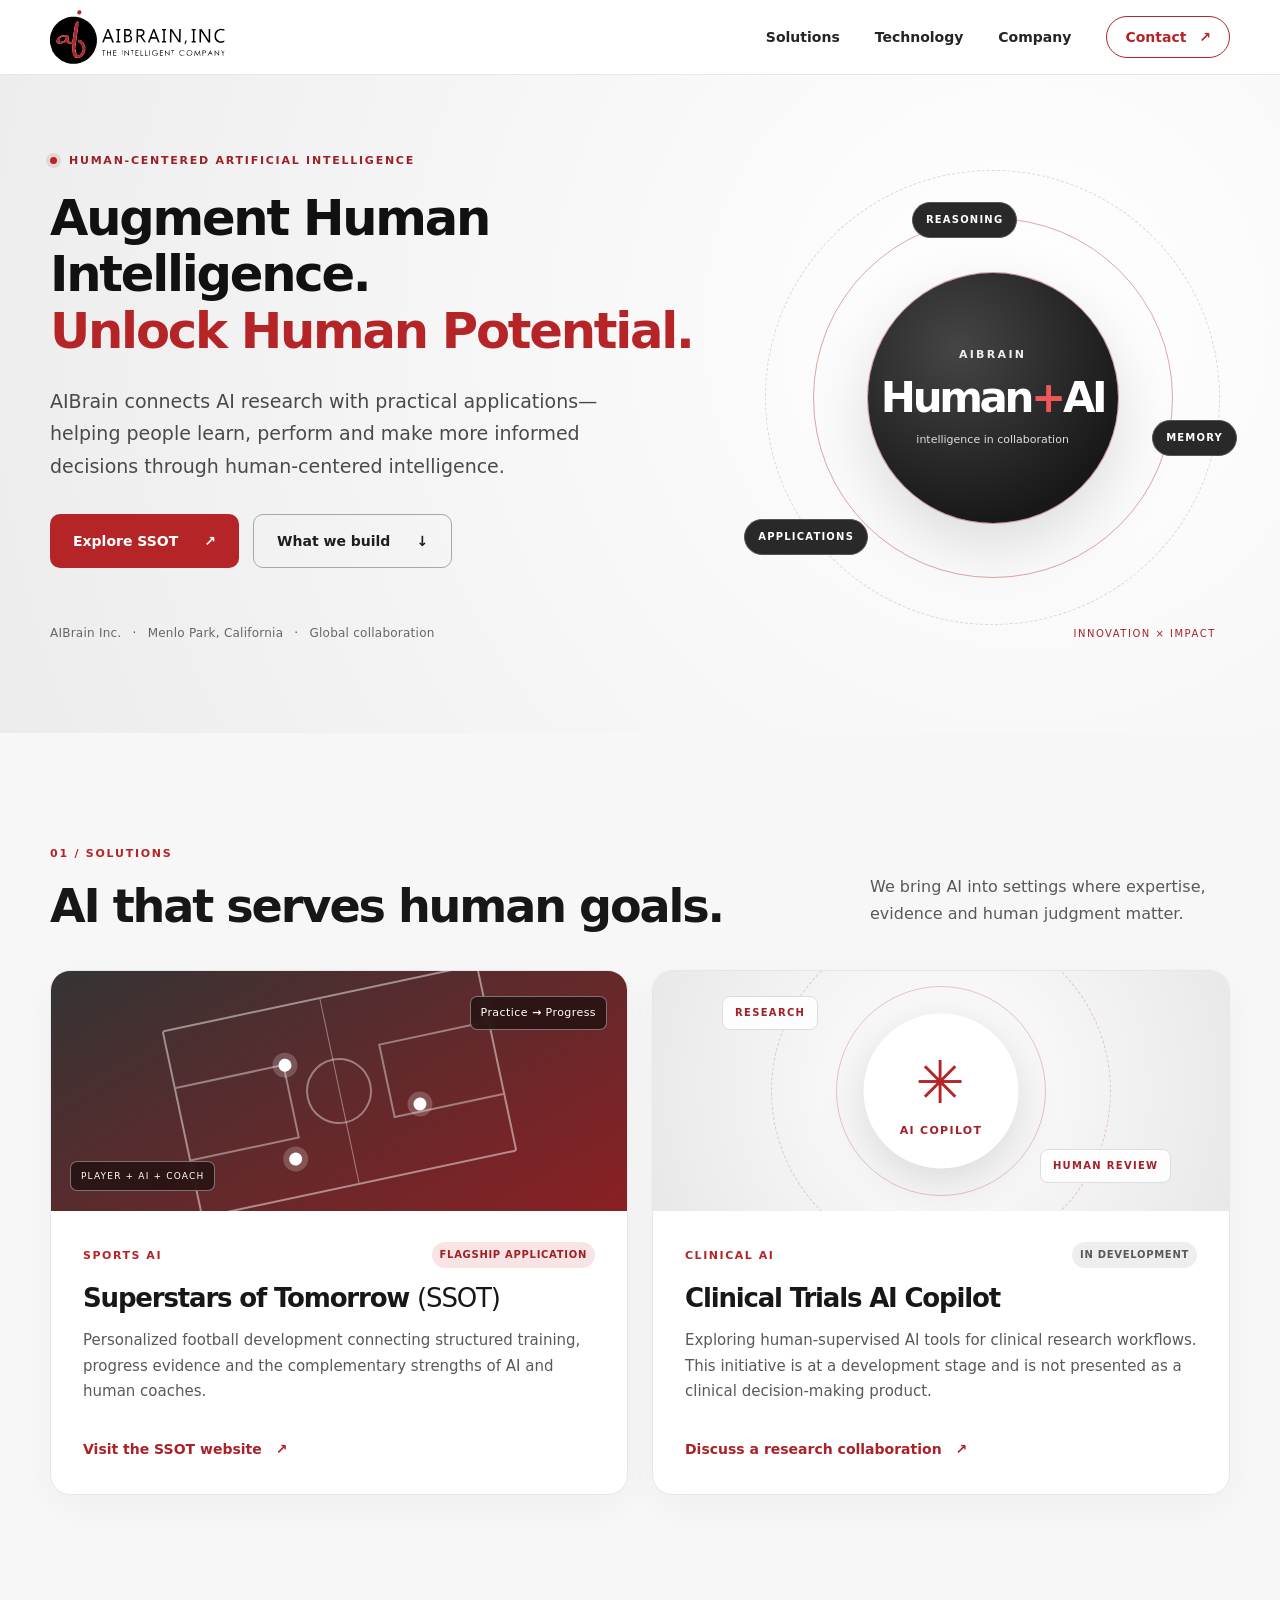
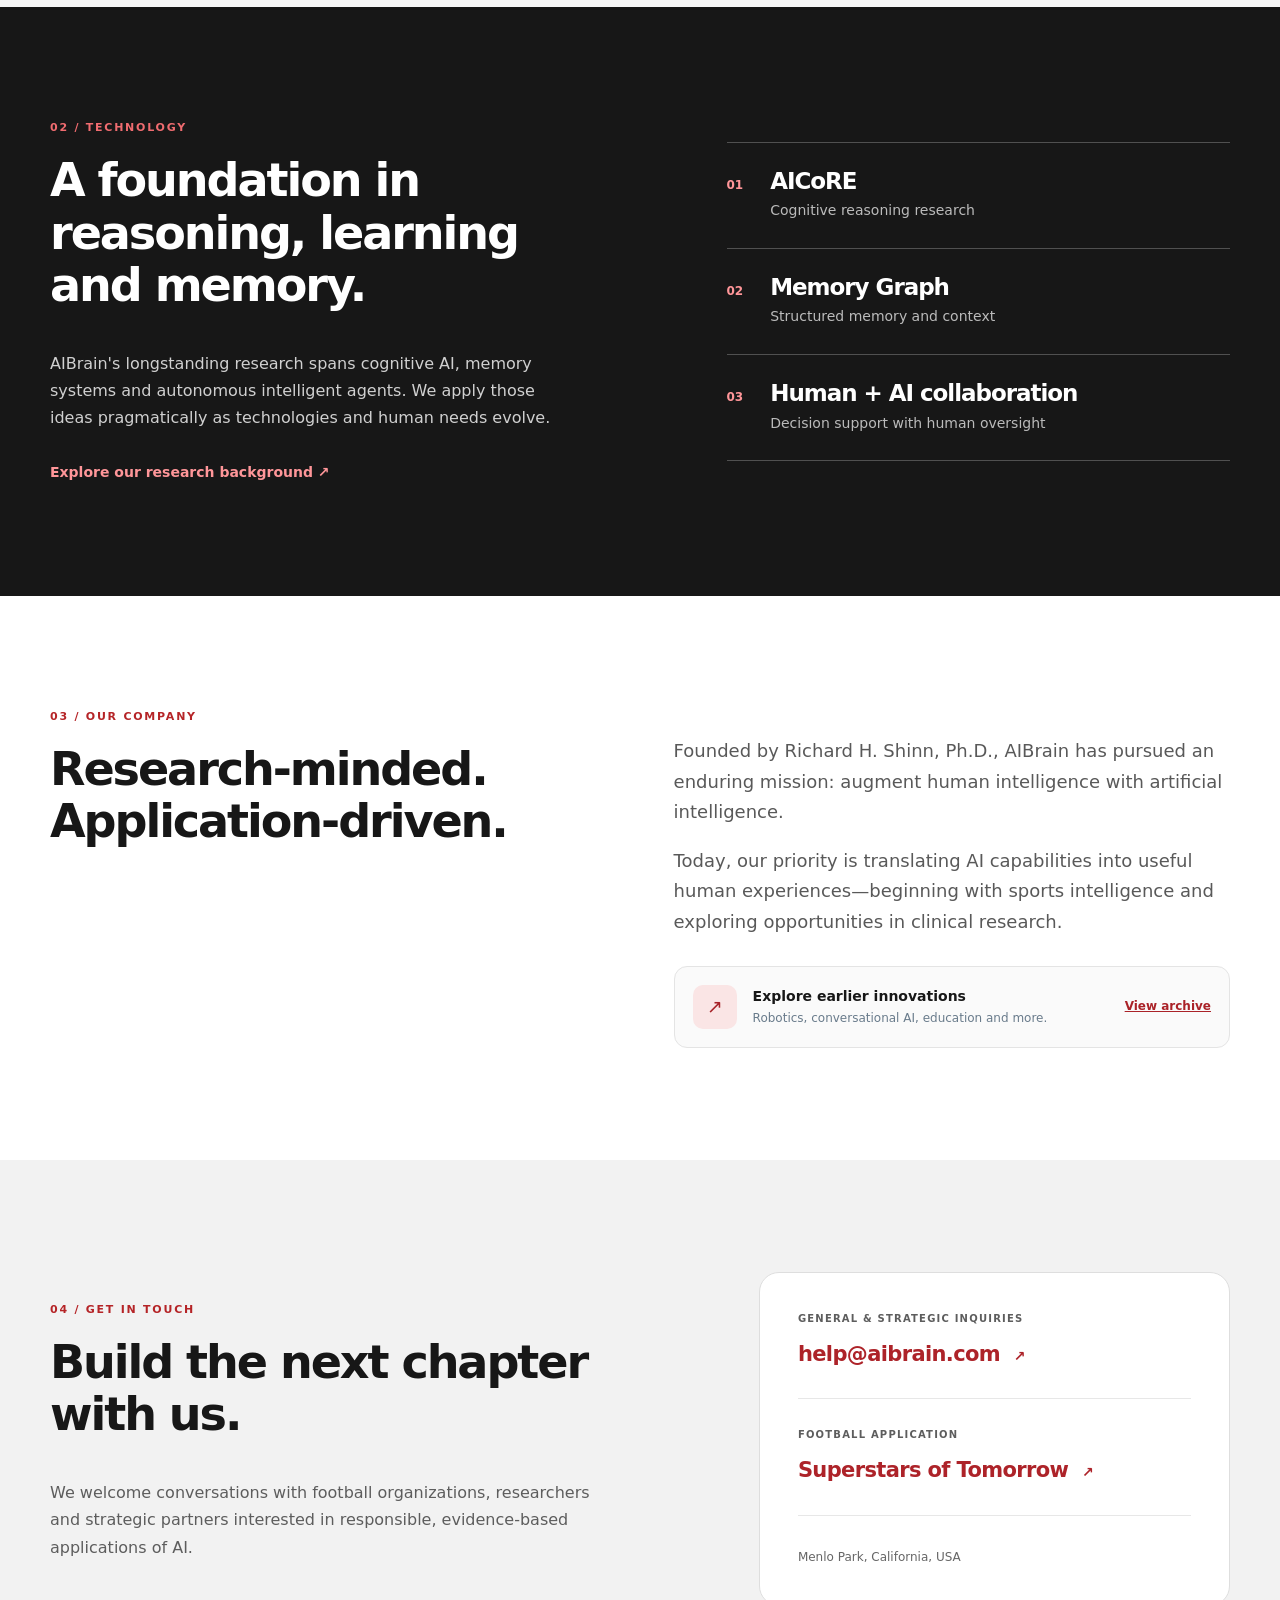
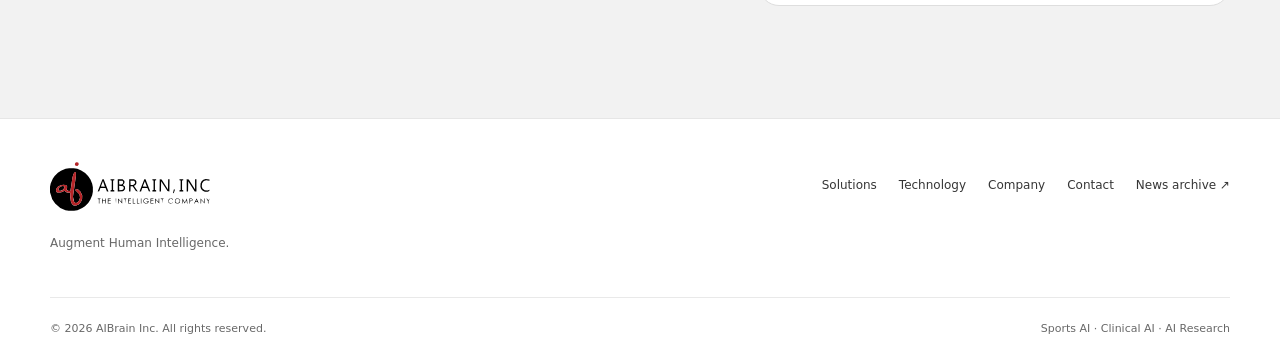
<file: index.html>
<!doctype html>
<html lang="en">
<head>
  <meta charset="utf-8">
  <meta name="viewport" content="width=device-width, initial-scale=1">
  <meta name="theme-color" content="#081a2c">
  <meta name="description" content="AIBrain develops human-centered artificial intelligence for sports and emerging clinical research applications, with a foundation in reasoning, learning and memory.">
  <meta property="og:type" content="website">
  <meta property="og:title" content="AIBrain — Augment Human Intelligence">
  <meta property="og:description" content="Human-centered AI. Sports intelligence, AI research and emerging clinical AI initiatives.">
  <title>AIBrain — Augment Human Intelligence</title>
  <link rel="icon" href="assets/favicon.svg" type="image/svg+xml">
  <link rel="stylesheet" href="assets/styles.css">
</head>
<body>
  <a class="skip-link" href="#main">Skip to main content</a>
  <header class="header">
    <div class="shell header-inner">
      <a class="brand" href="#top" aria-label="AIBrain home"><img class="brand-logo" src="assets/aibrain-logo.svg" alt="AIBrain, Inc. — The Intelligent Company" width="933" height="286"></a>
      <nav class="desktop-links" aria-label="Primary navigation">
        <a href="#solutions">Solutions</a>
        <a href="#technology">Technology</a>
        <a href="#about">Company</a>
        <a class="nav-contact" href="#contact">Contact <span aria-hidden="true">↗</span></a>
      </nav>
      <details class="mobile-menu">
        <summary aria-label="Open navigation"><span class="hamburger" aria-hidden="true">☰</span><span>Menu</span></summary>
        <nav aria-label="Mobile navigation">
          <a href="#solutions">Solutions</a><a href="#technology">Technology</a><a href="#about">Company</a><a href="#contact">Contact</a>
        </nav>
      </details>
    </div>
  </header>

  <main id="main">
    <section class="hero" id="top" aria-labelledby="hero-title">
      <div class="shell hero-inner">
        <div class="hero-copy">
          <div class="eyebrow"><span class="glow" aria-hidden="true"></span> HUMAN-CENTERED ARTIFICIAL INTELLIGENCE</div>
          <h1 id="hero-title">Augment Human Intelligence.<br><span>Unlock Human Potential.</span></h1>
          <p class="hero-description">AIBrain connects AI research with practical applications—helping people learn, perform and make more informed decisions through human-centered intelligence.</p>
          <div class="actions">
            <a class="button button-mint" href="https://www.superstarsoftomorrow.football/" target="_blank" rel="noopener noreferrer">Explore SSOT <span aria-hidden="true">↗</span></a>
            <a class="button button-line" href="#solutions">What we build <span aria-hidden="true">↓</span></a>
          </div>
          <div class="hero-footnote">AIBrain Inc. <span class="dot">·</span> Menlo Park, California <span class="dot">·</span> Global collaboration</div>
        </div>
        <div class="hero-visual" aria-label="Illustration of the connection between people, AI reasoning, memory and applications" role="img">
          <div class="orbit orbit-one"></div><div class="orbit orbit-two"></div>
          <div class="tech-label label-a">REASONING</div><div class="tech-label label-b">MEMORY</div><div class="tech-label label-c">APPLICATIONS</div>
          <div class="hub"><span class="hub-small">AIBRAIN</span><strong>Human<span>+</span>AI</strong><small>intelligence in collaboration</small></div>
          <div class="hero-corner-label">INNOVATION × IMPACT</div>
        </div>
      </div>
    </section>

    <section class="section section-light" id="solutions" aria-labelledby="solutions-title">
      <div class="shell">
        <div class="section-top"><div><p class="kicker">01 / SOLUTIONS</p><h2 id="solutions-title">AI that serves human goals.</h2></div><p class="section-subcopy">We bring AI into settings where expertise, evidence and human judgment matter.</p></div>
        <div class="solution-grid">
          <article class="solution-card sports-card">
            <div class="solution-panel sports-graphic" aria-hidden="true">
              <div class="pitch"><div class="center-circle"></div><div class="pitch-line"></div><div class="pitch-box a"></div><div class="pitch-box b"></div><span class="player p1"></span><span class="player p2"></span><span class="player p3"></span></div>
              <div class="data-chip c1">Practice <b>→</b> Progress</div><div class="data-chip c2">PLAYER + AI + COACH</div>
            </div>
            <div class="solution-content">
              <div class="small-row"><span class="category">SPORTS AI</span><span class="status active">FLAGSHIP APPLICATION</span></div>
              <h3>Superstars of Tomorrow <span class="quiet">(SSOT)</span></h3>
              <p>Personalized football development connecting structured training, progress evidence and the complementary strengths of AI and human coaches.</p>
              <a class="text-link" href="https://www.superstarsoftomorrow.football/" target="_blank" rel="noopener noreferrer">Visit the SSOT website <span aria-hidden="true">↗</span></a>
            </div>
          </article>
          <article class="solution-card clinical-card">
            <div class="solution-panel clinical-graphic" aria-hidden="true">
              <div class="clinical-ring r1"></div><div class="clinical-ring r2"></div>
              <div class="clinical-center"><span class="clinical-icon">✳</span><span>AI COPILOT</span></div>
              <div class="clinical-tag ct1">RESEARCH</div><div class="clinical-tag ct2">HUMAN REVIEW</div>
            </div>
            <div class="solution-content">
              <div class="small-row"><span class="category">CLINICAL AI</span><span class="status emerging">IN DEVELOPMENT</span></div>
              <h3>Clinical Trials AI Copilot</h3>
              <p>Exploring human-supervised AI tools for clinical research workflows. This initiative is at a development stage and is not presented as a clinical decision-making product.</p>
              <a class="text-link" href="mailto:help@aibrain.com?subject=Clinical%20AI%20Collaboration%20Inquiry">Discuss a research collaboration <span aria-hidden="true">↗</span></a>
            </div>
          </article>
        </div>
      </div>
    </section>

    <section class="section section-navy" id="technology" aria-labelledby="tech-title">
      <div class="shell tech-grid">
        <div class="tech-copy"><p class="kicker teal">02 / TECHNOLOGY</p><h2 id="tech-title">A foundation in reasoning, learning and memory.</h2><p>AIBrain's longstanding research spans cognitive AI, memory systems and autonomous intelligent agents. We apply those ideas pragmatically as technologies and human needs evolve.</p><a class="inline-light-link" href="https://aibrain.com/technology/" target="_blank" rel="noopener noreferrer">Explore our research background <span aria-hidden="true">↗</span></a></div>
        <div class="capability-list" aria-label="Research areas"><div><span>01</span><div><h3>AICoRE</h3><p>Cognitive reasoning research</p></div></div><div><span>02</span><div><h3>Memory Graph</h3><p>Structured memory and context</p></div></div><div><span>03</span><div><h3>Human + AI collaboration</h3><p>Decision support with human oversight</p></div></div></div>
      </div>
    </section>

    <section class="section section-about" id="about" aria-labelledby="about-title">
      <div class="shell about-grid"><div><p class="kicker">03 / OUR COMPANY</p><h2 id="about-title">Research-minded.<br>Application-driven.</h2></div><div class="about-copy"><p>Founded by Richard H. Shinn, Ph.D., AIBrain has pursued an enduring mission: augment human intelligence with artificial intelligence.</p><p>Today, our priority is translating AI capabilities into useful human experiences—beginning with sports intelligence and exploring opportunities in clinical research.</p><div class="research-link"><span class="research-icon" aria-hidden="true">↗</span><div><strong>Explore earlier innovations</strong><p>Robotics, conversational AI, education and more.</p></div><a href="https://aibrain.com/products/" target="_blank" rel="noopener noreferrer" aria-label="Explore AIBrain's historical product portfolio">View archive</a></div></div></div>
    </section>

    <section class="section section-contact" id="contact" aria-labelledby="contact-title"><div class="shell contact-grid"><div><p class="kicker teal">04 / GET IN TOUCH</p><h2 id="contact-title">Build the next chapter<br>with us.</h2><p>We welcome conversations with football organizations, researchers and strategic partners interested in responsible, evidence-based applications of AI.</p></div><div class="contact-box"><p>GENERAL & STRATEGIC INQUIRIES</p><a class="email-link" href="mailto:help@aibrain.com?subject=AIBrain%20Partnership%20Inquiry">help@aibrain.com <span aria-hidden="true">↗</span></a><div class="contact-divider"></div><p>FOOTBALL APPLICATION</p><a href="https://www.superstarsoftomorrow.football/" target="_blank" rel="noopener noreferrer">Superstars of Tomorrow <span aria-hidden="true">↗</span></a><div class="contact-divider"></div><span class="contact-footnote">Menlo Park, California, USA</span></div></div></section>
  </main>

  <footer class="footer"><div class="shell footer-grid"><div><a class="brand footer-brand" href="#top"><img class="brand-logo" src="assets/aibrain-logo.svg" alt="AIBrain, Inc. — The Intelligent Company" width="933" height="286"></a><p>Augment Human Intelligence.</p></div><div class="footer-nav"><a href="#solutions">Solutions</a><a href="#technology">Technology</a><a href="#about">Company</a><a href="#contact">Contact</a><a href="https://aibrain.com/news/" target="_blank" rel="noopener noreferrer">News archive ↗</a></div></div><div class="shell footer-bottom"><span>© 2026 AIBrain Inc. All rights reserved.</span><span>Sports AI · Clinical AI · AI Research</span></div></footer>
</body>
</html>
</file>
<file: assets/styles.css>
:root{--dark:#091c30;--dark2:#0d2740;--ink:#15263a;--muted:#627184;--mint:#82f0ca;--mint2:#1d7d77;--paper:#f4f6f7;--rule:#dce5eb;--white:#fff}
*{box-sizing:border-box}html{scroll-behavior:smooth;scroll-padding-top:80px}body{margin:0;color:var(--ink);background:#fff;font:400 16px/1.6 system-ui,-apple-system,BlinkMacSystemFont,"Segoe UI",Arial,sans-serif;-webkit-font-smoothing:antialiased}a{color:inherit}a:focus-visible,summary:focus-visible{outline:3px solid var(--mint2);outline-offset:4px}h1,h2,h3,p{margin-top:0}h1,h2,h3{letter-spacing:-.045em;line-height:1.14}h1{font-size:clamp(44px,5vw,76px);font-weight:760;margin:20px 0 26px}h2{font-size:clamp(34px,3.6vw,54px);font-weight:750}h3{font-size:28px;font-weight:740}p{line-height:1.7}.shell{width:min(1180px,calc(100% - 64px));margin:auto}.skip-link{position:absolute;top:-100px;left:10px;padding:10px;background:white;z-index:100}.skip-link:focus{top:10px}
.header{background:var(--dark);color:#fff;border-bottom:1px solid rgba(255,255,255,.13);position:relative;z-index:10}.header-inner{height:80px;display:flex;justify-content:space-between;align-items:center;gap:24px}.brand{display:inline-flex;align-items:center;gap:12px;text-decoration:none;white-space:nowrap}.brand-symbol{width:41px;height:41px;border-radius:12px;background:#142d45;border:1px solid #377f77;display:flex;align-items:center;justify-content:center;font-size:20px;font-weight:750;letter-spacing:-.1em;color:#fff}.brand-symbol b{color:var(--mint);font-size:17px}.brand-word{font-size:25px;font-weight:790;letter-spacing:-.07em}.brand-inc{font-weight:500;font-size:12px;letter-spacing:0;margin-left:5px;color:#a6bac8}.desktop-links{display:flex;align-items:center;gap:35px}.desktop-links a{font-size:14px;text-decoration:none;color:#d6e5ed;font-weight:650}.desktop-links a:hover,.footer-nav a:hover{color:var(--mint)}.desktop-links .nav-contact{padding:9px 18px;border:1px solid #4b7281;border-radius:100px;color:white}.nav-contact span{margin-left:8px}.mobile-menu{display:none}
.hero{background:radial-gradient(circle at 84% 43%,#143d4b 0,#0c2940 24%,#091c30 58%);color:white;overflow:hidden}.hero-inner{display:grid;grid-template-columns:1.17fr .83fr;align-items:center;gap:36px;min-height:620px;padding:77px 0 90px}.hero-copy{position:relative;z-index:1}.eyebrow,.kicker{font-weight:760;letter-spacing:.16em;font-size:11px}.eyebrow{display:flex;align-items:center;gap:12px;color:#a5e1d6}.glow{height:7px;width:7px;background:var(--mint);border-radius:50%;box-shadow:0 0 14px #71d8b1}h1{max-width:810px}h1 span{color:var(--mint)}.hero-description{color:#c0d3de;font-size:19px;max-width:610px;line-height:1.7}.actions{display:flex;gap:14px;flex-wrap:wrap;margin:32px 0 56px}.button{display:inline-flex;justify-content:center;align-items:center;gap:26px;text-decoration:none;font-weight:750;font-size:14px;min-height:54px;padding:0 23px;border-radius:10px;transition:transform .15s ease,background .15s ease}.button:hover{transform:translateY(-2px)}.button-mint{background:var(--mint);color:#092637}.button-line{border:1px solid #658394;color:white}.hero-footnote{color:#9eb7c8;font-size:12px;letter-spacing:.02em}.dot{padding:0 7px;color:var(--mint)}
.hero-visual{height:440px;position:relative;display:grid;place-items:center}.orbit{position:absolute;border:1px solid rgba(113,207,187,.28);border-radius:50%;aspect-ratio:1}.orbit-one{width:360px}.orbit-two{width:455px;border-style:dashed;border-color:rgba(113,207,187,.16)}.hub{position:relative;display:flex;align-items:center;justify-content:center;flex-direction:column;width:250px;height:250px;border-radius:50%;background:radial-gradient(circle at 36% 30%,#194f58,#0d283d 70%);box-shadow:0 0 0 1px rgba(153,246,220,.4),0 22px 70px rgba(0,0,0,.3);text-align:center}.hub-small{font-size:11px;letter-spacing:.21em;color:#91c6c5;font-weight:700}.hub strong{font-size:42px;letter-spacing:-.08em;color:white;line-height:1.6}.hub strong span{color:var(--mint)}.hub small{font-size:11px;color:#a3c5ce}.tech-label{position:absolute;font-size:10px;letter-spacing:.12em;font-weight:700;color:#d1eae8;padding:9px 13px;background:#153849;border:1px solid #315e63;border-radius:100px;z-index:2}.label-a{top:24px;left:33%}.label-b{top:55%;right:-7px}.label-c{left:-11px;bottom:63px}.hero-corner-label{position:absolute;bottom:-24px;right:3%;font-size:10px;letter-spacing:.15em;color:#649598}
.section{padding:112px 0}.section-light{background:var(--paper)}.kicker{color:#398477;margin-bottom:16px}.section-top{display:flex;align-items:end;justify-content:space-between;gap:50px;margin-bottom:38px}.section-top h2{max-width:690px;margin-bottom:0}.section-subcopy{max-width:360px;color:var(--muted);font-size:16px;margin-bottom:5px}.solution-grid{display:grid;grid-template-columns:1fr 1fr;gap:24px}.solution-card{border:1px solid #e0e8ec;border-radius:20px;overflow:hidden;background:white;box-shadow:0 12px 40px rgba(17,37,54,.035)}.solution-panel{height:240px;position:relative;overflow:hidden}.sports-graphic{background:linear-gradient(150deg,#183c46,#1d6865)}.pitch{position:absolute;width:56%;height:80%;left:22%;top:10%;border:2px solid rgba(197,251,223,.37);border-radius:3px;transform:rotate(-12deg)}.pitch-line{height:100%;width:1px;background:rgba(197,251,223,.36);position:absolute;left:50%}.center-circle{position:absolute;border:2px solid rgba(197,251,223,.36);border-radius:50%;width:66px;height:66px;top:calc(50% - 33px);left:calc(50% - 33px)}.pitch-box{position:absolute;width:35%;height:40%;border:2px solid rgba(197,251,223,.3);top:30%}.pitch-box.a{left:0;border-left:0}.pitch-box.b{right:0;border-right:0}.player{width:13px;height:13px;border-radius:50%;background:#9effd5;position:absolute;box-shadow:0 0 0 6px #9effd520}.p1{top:27%;left:33%}.p2{top:62%;left:72%}.p3{top:77%;left:30%}.data-chip{position:absolute;color:white;background:#0d3438c9;backdrop-filter:blur(5px);border:1px solid #6dad9a70;border-radius:7px;padding:7px 10px;font-size:11px;letter-spacing:.04em}.c1{right:20px;top:25px}.c2{left:19px;bottom:20px;letter-spacing:.13em;font-size:9px}.clinical-graphic{background:radial-gradient(circle at 50% 48%,#f4f9fb,#b7dbe0)}.clinical-ring{position:absolute;border-radius:50%;border:1px solid rgba(52,119,140,.27);left:50%;top:50%;transform:translate(-50%,-50%)}.r1{width:210px;height:210px}.r2{width:340px;height:340px;border-style:dashed}.clinical-center{position:absolute;top:50%;left:50%;transform:translate(-50%,-50%);width:155px;height:155px;display:flex;flex-direction:column;align-items:center;justify-content:center;border-radius:50%;background:#eaf6f5;box-shadow:0 12px 44px #35687940;color:#205e66;font-size:11px;font-weight:800;letter-spacing:.12em}.clinical-icon{font-size:59px;line-height:1.3;color:#28767a}.clinical-tag{position:absolute;background:#fff9;border:1px solid #c3dce0;color:#25636b;border-radius:8px;padding:8px 12px;font-size:10px;letter-spacing:.13em;font-weight:750}.ct1{left:12%;top:25px}.ct2{right:10%;bottom:28px}.solution-content{padding:31px 32px 34px;min-height:283px;display:flex;flex-direction:column}.small-row{display:flex;align-items:center;justify-content:space-between;gap:8px;margin-bottom:16px}.category{font-size:11px;color:#307c75;letter-spacing:.14em;font-weight:800}.status{font-size:10px;font-weight:800;letter-spacing:.07em;padding:5px 8px;border-radius:100px;white-space:nowrap}.active{background:#dff7ed;color:#23644b}.emerging{background:#f2f0e7;color:#7a6a38}.solution-content h3{font-size:26px;margin-bottom:14px}.quiet{font-weight:450}.solution-content p{color:#5b6c7d;font-size:15px;margin-bottom:22px}.text-link{margin-top:auto;text-decoration:none;color:#0e665f;font-size:14px;font-weight:800}.text-link span{margin-left:9px}.text-link:hover{text-decoration:underline}
.section-navy{background:#0d2437;color:white}.tech-grid{display:grid;grid-template-columns:1.05fr .95fr;gap:120px;align-items:center}.kicker.teal{color:var(--mint)}.tech-copy h2{max-width:560px}.tech-copy p:not(.kicker){color:#b9ccd4;max-width:520px}.inline-light-link{display:inline-block;color:var(--mint);font-weight:750;text-decoration:none;font-size:14px;margin-top:13px}.inline-light-link:hover{text-decoration:underline}.capability-list{border-top:1px solid #426073}.capability-list>div{display:flex;align-items:start;gap:27px;border-bottom:1px solid #426073;padding:25px 0}.capability-list>div>span{color:var(--mint);font-size:12px;font-weight:750;padding-top:8px}.capability-list h3{font-size:23px;margin-bottom:5px}.capability-list p{color:#aac3cf;margin-bottom:0;font-size:14px}
.about-grid{display:grid;grid-template-columns:.96fr 1.04fr;gap:110px}.about-copy{padding-top:28px}.about-copy>p{font-size:18px;color:#576a79}.research-link{margin-top:28px;border:1px solid #dce5eb;border-radius:13px;padding:18px;display:flex;gap:16px;align-items:center;background:#f8fafb}.research-icon{font-size:19px;color:#0b756b;background:#ddf5ec;border-radius:10px;width:44px;height:44px;display:grid;place-items:center;flex:none}.research-link strong{display:block;font-size:14px}.research-link p{color:#697b8b;font-size:12px;margin-bottom:0}.research-link>a{margin-left:auto;white-space:nowrap;color:#0b7169;font-size:12px;font-weight:750}
.section-contact{background:#102c41;color:white}.contact-grid{display:grid;grid-template-columns:1fr .8fr;gap:120px;align-items:center}.contact-grid h2{color:white}.contact-grid>div>p:not(.kicker){color:#c2d2dc;max-width:550px}.contact-box{background:#19394c;border:1px solid #3d6171;border-radius:20px;padding:37px 38px}.contact-box p{color:#a8bdc8;font-size:10px;letter-spacing:.12em;font-weight:800;margin-bottom:11px}.contact-box a{color:white;text-decoration:none;font-size:21px;letter-spacing:-.03em;font-weight:700}.contact-box .email-link{color:var(--mint)}.contact-box a span{margin-left:7px;font-size:14px}.contact-divider{border-top:1px solid #446274;margin:27px 0}.contact-footnote{font-size:12px;color:#a9c0cc}
.footer{background:#07192a;color:#d4e4ed;padding:43px 0 25px}.footer-grid{display:flex;justify-content:space-between;align-items:start;gap:35px}.footer-brand{color:white}.footer-grid p{font-size:12px;margin:14px 0;color:#9db4c0}.footer-nav{display:flex;flex-wrap:wrap;gap:22px;padding-top:14px}.footer-nav a{font-size:12px;text-decoration:none;color:#bfd0da}.footer-bottom{border-top:1px solid #2a4657;margin-top:30px;padding-top:22px;display:flex;justify-content:space-between;gap:20px;color:#8da8b8;font-size:11px}
@media(max-width:1040px){.hero-inner{grid-template-columns:1.1fr .9fr}.hero-visual{transform:scale(.87)}.tech-grid,.contact-grid{gap:66px}.about-grid{gap:65px}}@media(max-width:800px){.shell{width:min(100% - 42px,1180px)}.desktop-links{display:none}.mobile-menu{display:block;position:relative}.mobile-menu>summary{display:flex;align-items:center;gap:8px;list-style:none;border:1px solid #517388;border-radius:9px;padding:7px 14px;cursor:pointer;font-size:13px}.mobile-menu>summary::-webkit-details-marker{display:none}.hamburger{font-size:19px;line-height:1}.mobile-menu nav{position:absolute;top:45px;right:0;width:220px;display:flex;flex-direction:column;background:#123349;border:1px solid #547588;border-radius:12px;padding:12px;box-shadow:0 20px 32px #03101a6e}.mobile-menu nav a{color:#fff;padding:10px;text-decoration:none;border-bottom:1px solid #36566a}.mobile-menu nav a:last-child{border:0}.hero-inner{grid-template-columns:1fr;padding:70px 0}.hero-visual{height:330px;transform:scale(.76);margin:-17px 0 -35px}.section-top{display:block}.section-subcopy{max-width:650px;margin-top:22px}.tech-grid,.contact-grid,.about-grid{grid-template-columns:1fr;gap:30px}.about-copy{padding-top:0}.section{padding:82px 0}.contact-grid{gap:45px}.contact-box{max-width:600px}}@media(max-width:620px){h1{font-size:clamp(43px,10.5vw,65px)}h2{font-size:clamp(32px,8vw,45px)}.brand-word{font-size:23px}.hero-description{font-size:17px}.actions{margin-bottom:35px}.hero-footnote{font-size:10px}.hero-visual{margin:-22px auto -35px;width:100%;min-width:0}.solution-grid{grid-template-columns:1fr}.solution-panel{height:215px}.solution-content{min-height:auto}.research-link{flex-wrap:wrap}.research-link>a{margin-left:59px}.contact-box{padding:28px}.contact-box a{font-size:19px}.footer-grid,.footer-bottom{display:block}.footer-nav{margin-top:12px;gap:15px}.footer-bottom span{display:block;margin-bottom:5px}}@media(max-width:380px){.shell{width:calc(100% - 32px)}.hero-visual{transform:scale(.68);margin-left:-20px}.small-row{flex-wrap:wrap}.solution-content{padding:24px}.brand-word{font-size:20px}}
@media(prefers-reduced-motion:reduce){html{scroll-behavior:auto}.button{transition:none}}

/* Official AIBrain logo: preserve original proportions on dark navigation/footer. */
.brand{background:#fff;border-radius:10px;padding:6px 12px;max-width:100%;line-height:1}
.brand-logo{display:block;width:230px;max-width:100%;height:auto;aspect-ratio:933 / 286;object-fit:contain}
.footer-brand .brand-logo{width:220px}
@media(max-width:620px){.brand{padding:5px 8px}.brand-logo{width:175px}.footer-brand .brand-logo{width:205px}}

/* AIBrain corporate palette refresh — October 2026 */
:root{
  --dark:#151515;--dark2:#242424;--ink:#171717;--muted:#646464;
  --mint:#b52427;--mint2:#9f1f25;--paper:#f7f7f7;--rule:#e4e4e4;
}
/* Corporate red #b52427, black #111111 and white. */
.header{background:#fff;color:#111;border-bottom:1px solid #e7e7e7}
.header-inner{height:74px}
.header .brand,.footer .brand{background:transparent;border:0;border-radius:0;padding:0}
.brand-logo{width:175px;height:auto;aspect-ratio:933/286;object-fit:contain}
.footer-brand .brand-logo{width:160px}
.desktop-links a{color:#242424}
.desktop-links a:hover,.footer-nav a:hover{color:#b52427}
.desktop-links .nav-contact{border:1px solid #b52427;color:#b52427}
.desktop-links .nav-contact:hover{background:#b52427;color:#fff}
.mobile-menu>summary{border-color:#ddd;color:#171717}
.mobile-menu nav{background:#fff;border-color:#e5e5e5;box-shadow:0 16px 32px #0002}
.mobile-menu nav a{color:#171717;border-bottom-color:#eaeaea}
.hero{background:radial-gradient(circle at 80% 38%,#fff 0%,#f6f6f6 50%,#ececec 100%);color:#141414}
.hero h1{color:#111}
.hero h1 span{color:#b52427}
.eyebrow{color:#9c2026}
.glow{background:#b52427;box-shadow:0 0 0 4px #b5242720}
.hero-description{color:#4a4a4a}
.hero-footnote{color:#666}
.dot{color:#b52427}
.button-mint{background:#b52427;color:#fff}
.button-mint:hover{background:#961e23}
.button-line{border:1px solid #a7a7a7;color:#1e1e1e}
.button-line:hover{border-color:#b52427;color:#b52427}
.hero-visual{color:#fff}
.orbit-one{border-color:#b5242766}
.orbit-two{border-color:#b5242733}
.hub{background:radial-gradient(circle at 36% 30%,#454545,#181818 75%);box-shadow:0 0 0 1px #b5242770,0 22px 64px #0002}
.hub-small{color:#eee}
.hub strong span{color:#ef575b}
.hub small{color:#ddd}
.tech-label{background:#292929;border-color:#555;color:#fff}
.hero-corner-label{color:#a42429}
.section-light{background:#f7f7f7}
.section h2,.section h3{letter-spacing:-.045em}
.section-light h2,.section-about h2{color:#171717}
.kicker,.category{color:#b52427}
.section-subcopy,.solution-content p,.about-copy>p{color:#595959}
.sports-graphic{background:linear-gradient(150deg,#343434,#8a2024)}
.pitch{border-color:#fff7}.pitch-line{background:#fff6}.center-circle,.pitch-box{border-color:#fff6}
.player{background:#fff;box-shadow:0 0 0 6px #fff3}
.data-chip{background:#201010ca;border-color:#fff6}
.clinical-graphic{background:radial-gradient(circle at 50% 48%,#fff,#e8e8e8)}
.clinical-ring{border-color:#b5242740}
.clinical-center{background:#fff;color:#a22127;box-shadow:0 12px 44px #0002}
.clinical-icon{color:#b52427}
.clinical-tag{background:#fffd;border-color:#ddd;color:#a22127}
.active{background:#f9e4e5;color:#9d2025}
.emerging{background:#eee;color:#595959}
.text-link,.research-link>a{color:#aa2228}
.section-navy{background:#171717;color:#fff}
.section-navy h2,.section-navy h3{color:#fff}
.kicker.teal{color:#f06c70}
.tech-copy p:not(.kicker){color:#d0d0d0}
.inline-light-link{color:#ff9699}
.capability-list{border-top-color:#505050}
.capability-list>div{border-bottom-color:#505050}
.capability-list>div>span{color:#ff9699}
.capability-list p{color:#bbb}
.research-link{background:#fafafa;border-color:#e4e4e4}
.research-icon{background:#fae5e5;color:#a72228}
.section-contact{background:#f2f2f2;color:#171717}
.section-contact h2{color:#171717}
.section-contact .kicker.teal{color:#b52427}
.contact-grid>div>p:not(.kicker){color:#5d5d5d}
.contact-box{background:#fff;border-color:#dedede}
.contact-box p{color:#666}
.contact-box a,.contact-box .email-link{color:#ad2329}
.contact-divider{border-top-color:#e7e7e7}
.contact-footnote{color:#666}
.footer{background:#fff;color:#171717;border-top:1px solid #e6e6e6}
.footer-grid p,.footer-bottom{color:#686868}
.footer-nav a{color:#363636}
.footer-bottom{border-top-color:#e9e9e9}
@media(max-width:620px){
  .header-inner{height:66px}
  .brand-logo{width:145px}
  .footer-brand .brand-logo{width:150px}
}

/* Requested hero headline font size. */
.hero #hero-title{font-size:3.1em!important;}
</file>
